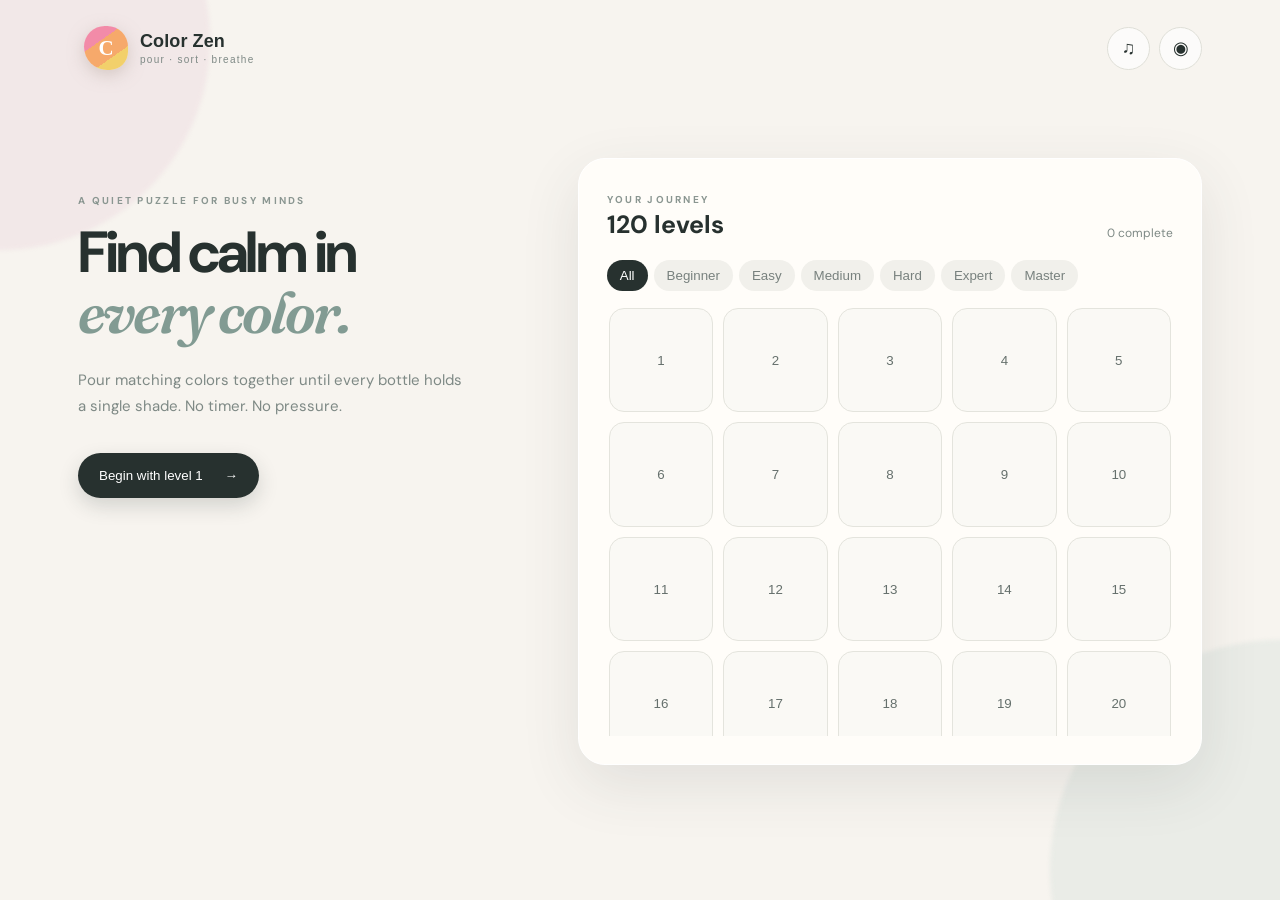
<file: web-preview/index.html>
<!doctype html>
<html lang="en">
<head>
  <meta charset="utf-8">
  <meta name="viewport" content="width=device-width,initial-scale=1,viewport-fit=cover">
  <meta name="theme-color" content="#f7f4ef">
  <meta name="description" content="Color Zen — a calm, colorful water-sort puzzle with 120 handcrafted levels.">
  <title>Color Zen — Play</title>
  <link rel="stylesheet" href="styles.css">
  <script src="app.js" defer></script>
</head>
<body>
  <div class="ambient ambient-a"></div><div class="ambient ambient-b"></div>
  <main class="shell">
    <header class="topbar">
      <button class="brand" id="homeButton" aria-label="Choose a level"><span class="brand-mark">C</span><span><b>Color Zen</b><small>pour · sort · breathe</small></span></button>
      <div class="header-actions">
        <button class="icon-btn" id="soundButton" aria-label="Toggle sound" title="Sound">♫</button>
        <button class="icon-btn" id="paletteButton" aria-label="Change palette" title="Palette">◉</button>
      </div>
    </header>

    <section id="levelScreen" class="screen levels-screen">
      <div class="hero">
        <p class="eyebrow">A quiet puzzle for busy minds</p>
        <h1>Find calm in<br><em>every color.</em></h1>
        <p>Pour matching colors together until every bottle holds a single shade. No timer. No pressure.</p>
        <button class="primary" id="continueButton">Begin with level 1 <span>→</span></button>
      </div>
      <div class="level-panel">
        <div class="panel-title"><div><span class="eyebrow">Your journey</span><h2>120 levels</h2></div><span id="progressText">0 complete</span></div>
        <div class="tier-tabs" id="tierTabs"></div>
        <div class="level-grid" id="levelGrid"></div>
      </div>
    </section>

    <section id="gameScreen" class="screen game-screen hidden">
      <div class="game-heading">
        <button class="back-btn" id="backButton" aria-label="Back to levels">←</button>
        <div><span class="eyebrow" id="tierLabel">Beginner</span><h1>Level <span id="levelNumber">1</span></h1></div>
        <div class="move-card"><small>MOVES</small><strong id="moveCount">0</strong><span>par <b id="parCount">6</b></span></div>
      </div>
      <div class="game-progress"><span id="gameProgressFill"></span></div>
      <div class="board-wrap"><div class="board" id="board" aria-label="Puzzle board"></div></div>
      <p class="game-message" id="message" aria-live="polite">Choose a bottle, then choose where to pour.</p>
      <div class="controls">
        <button id="undoButton"><span>↶</span>Undo</button>
        <button id="restartButton"><span>↻</span>Restart</button>
        <button id="shuffleButton"><span>⌁</span>Shuffle</button>
      </div>
    </section>
  </main>

  <div class="modal-backdrop hidden" id="completeModal">
    <div class="complete-card" role="dialog" aria-modal="true" aria-labelledby="completeTitle">
      <div class="confetti">✦ <span>●</span> ✦</div><p class="eyebrow">Perfectly sorted</p>
      <h2 id="completeTitle">Beautiful work.</h2><div class="stars" id="stars">★★★</div>
      <p>You completed level <b id="completeLevel">1</b> in <b id="completeMoves">0</b> moves.</p>
      <button class="primary" id="nextButton">Next level <span>→</span></button>
      <button class="text-btn" id="replayButton">Play again</button>
    </div>
  </div>
  <div class="toast hidden" id="toast"></div>
  <noscript>Color Zen needs JavaScript enabled to play.</noscript>
</body>
</html>
</file>
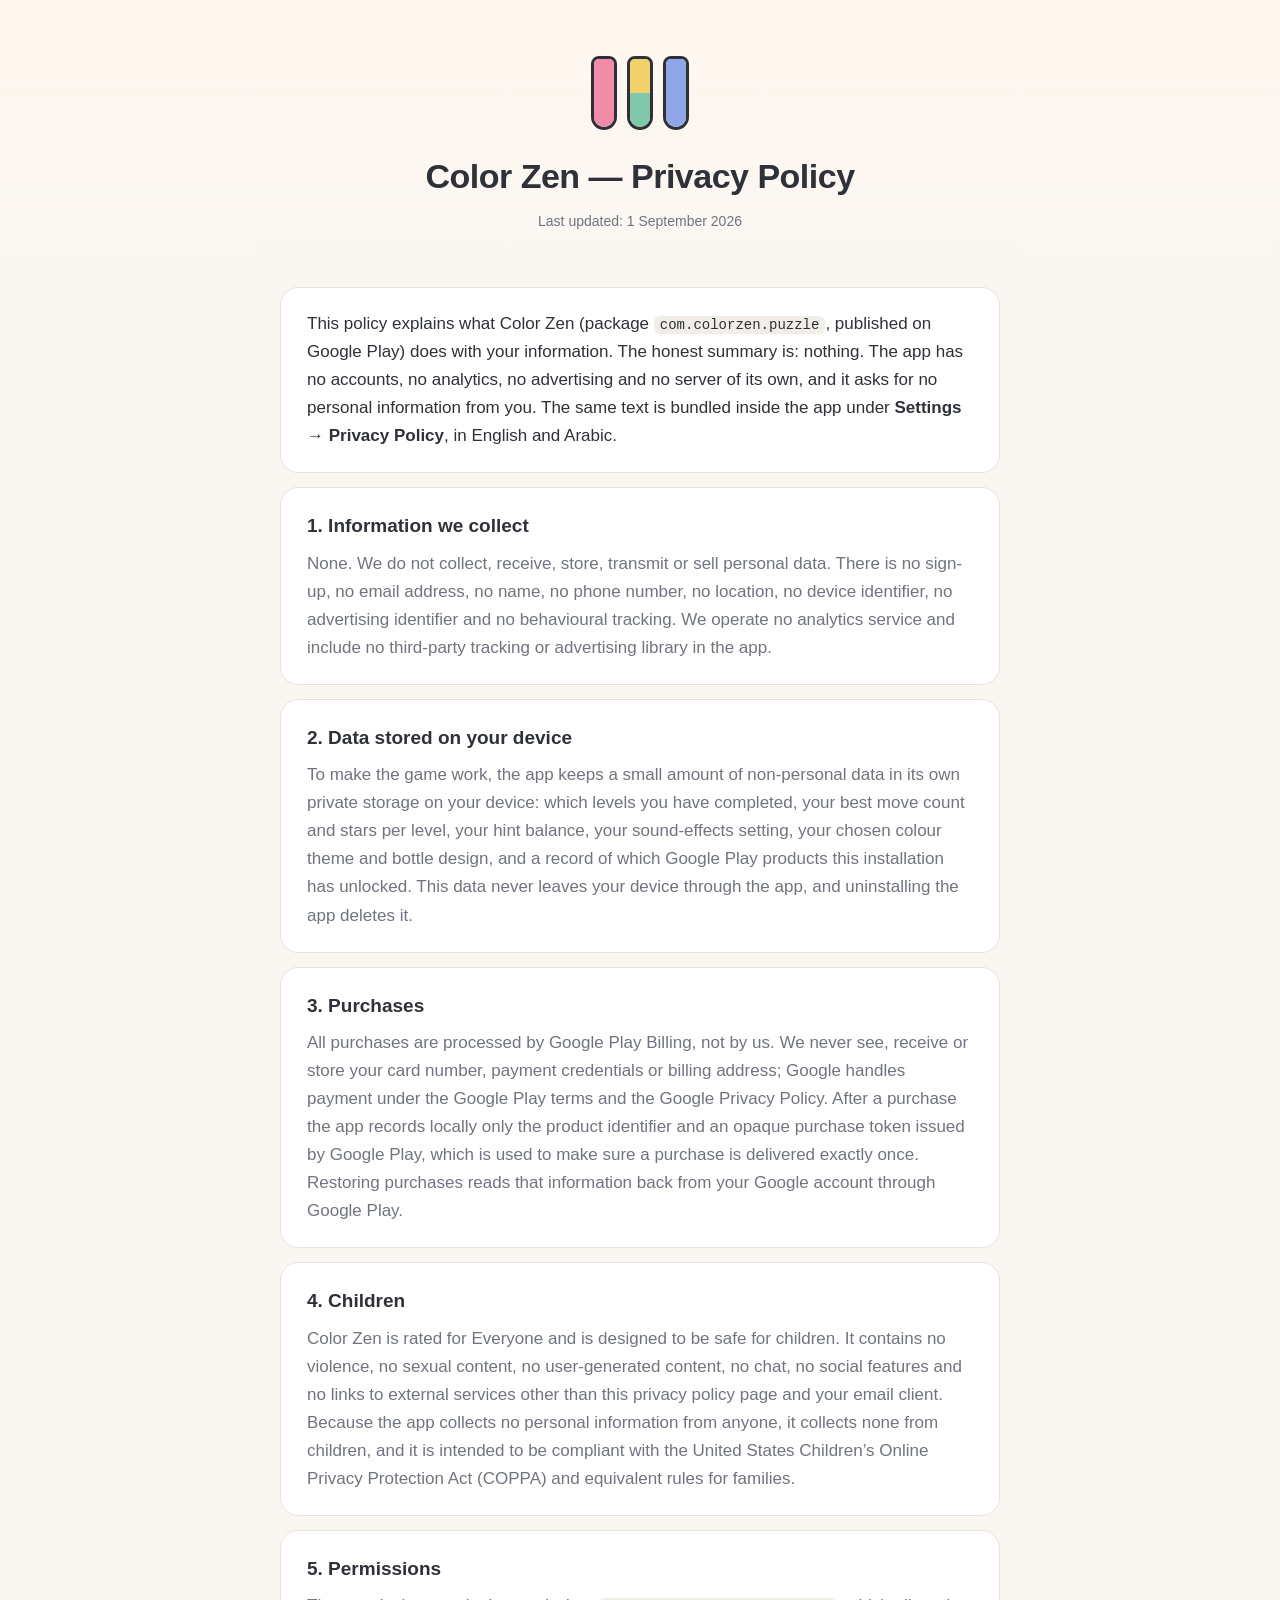
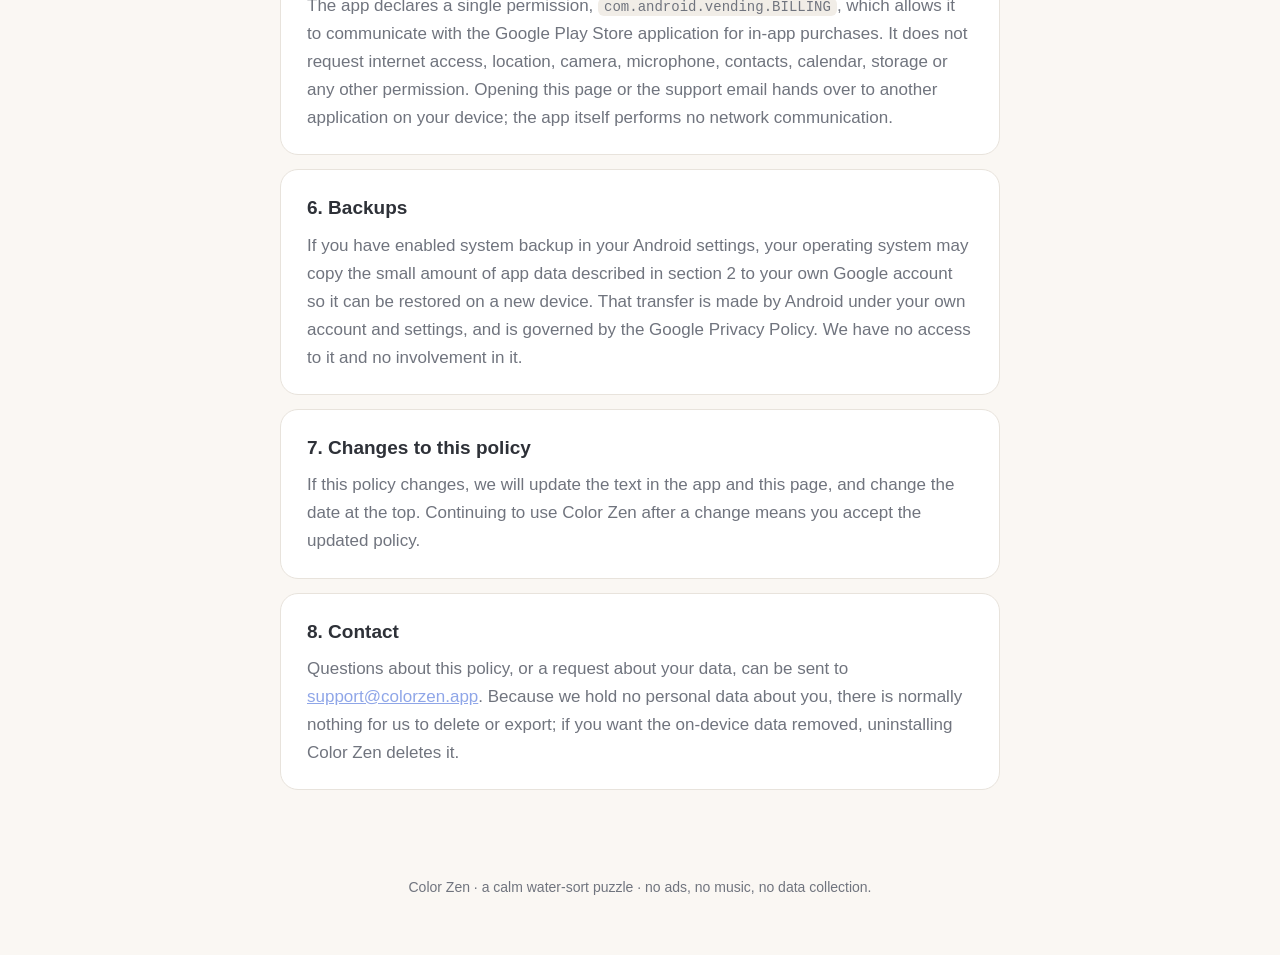
<file: privacy.html>
<!DOCTYPE html>
<html lang="en">
<head>
<meta charset="utf-8">
<meta name="viewport" content="width=device-width, initial-scale=1">
<title>Color Zen — Privacy Policy</title>
<meta name="description" content="Privacy policy for the Color Zen Android puzzle game. Color Zen collects no personal data at all.">
<style>
  :root {
    --bg: #faf7f3;
    --card: #ffffff;
    --ink: #2e3138;
    --soft: #70747e;
    --accent: #8fa6e8;
    --line: #e8e3dc;
  }
  * { box-sizing: border-box; }
  body {
    margin: 0;
    background: var(--bg);
    color: var(--ink);
    font: 17px/1.65 -apple-system, BlinkMacSystemFont, "Segoe UI", Roboto, "Helvetica Neue", Arial, sans-serif;
  }
  header {
    padding: 56px 24px 32px;
    text-align: center;
    background: linear-gradient(180deg, #fff6ee 0%, var(--bg) 100%);
  }
  .mark { display: inline-flex; gap: 10px; align-items: flex-end; margin-bottom: 18px; }
  .bottle {
    width: 26px; border: 3px solid var(--ink); border-radius: 8px 8px 13px 13px;
    height: 74px; overflow: hidden; display: flex; flex-direction: column-reverse; background: #fff;
  }
  .bottle i { display: block; }
  .b1 i { background: #f28ba8; height: 100%; }
  .b2 i:first-child { background: #7fc8a9; height: 50%; }
  .b2 i:last-child { background: #f2d06b; height: 50%; }
  .b3 i { background: #8fa6e8; height: 100%; }
  h1 { margin: 0 0 6px; font-size: 34px; letter-spacing: -0.5px; }
  .updated { color: var(--soft); font-size: 14px; }
  main { max-width: 760px; margin: 0 auto; padding: 8px 20px 72px; }
  section {
    background: var(--card); border: 1px solid var(--line); border-radius: 18px;
    padding: 22px 26px; margin: 14px 0;
  }
  h2 { margin: 0 0 8px; font-size: 19px; }
  p { margin: 0; color: var(--soft); }
  .intro { color: var(--ink); }
  footer {
    text-align: center; color: var(--soft); font-size: 14px;
    padding: 0 20px 56px;
  }
  a { color: var(--accent); }
  code { background: #f1ede7; border-radius: 6px; padding: 1px 6px; font-size: 14px; }
</style>
</head>
<body>

<header>
  <div class="mark" aria-hidden="true">
    <div class="bottle b1"><i></i></div>
    <div class="bottle b2"><i></i><i></i></div>
    <div class="bottle b3"><i></i></div>
  </div>
  <h1>Color Zen — Privacy Policy</h1>
  <div class="updated">Last updated: 1 September 2026</div>
</header>

<main>
  <section>
    <p class="intro">
      This policy explains what Color Zen (package <code>com.colorzen.puzzle</code>, published on
      Google Play) does with your information. The honest summary is: nothing. The app has no
      accounts, no analytics, no advertising and no server of its own, and it asks for no personal
      information from you. The same text is bundled inside the app under
      <strong>Settings → Privacy Policy</strong>, in English and Arabic.
    </p>
  </section>

  <section>
    <h2>1. Information we collect</h2>
    <p>
      None. We do not collect, receive, store, transmit or sell personal data. There is no sign-up,
      no email address, no name, no phone number, no location, no device identifier, no advertising
      identifier and no behavioural tracking. We operate no analytics service and include no
      third-party tracking or advertising library in the app.
    </p>
  </section>

  <section>
    <h2>2. Data stored on your device</h2>
    <p>
      To make the game work, the app keeps a small amount of non-personal data in its own private
      storage on your device: which levels you have completed, your best move count and stars per
      level, your hint balance, your sound-effects setting, your chosen colour theme and bottle
      design, and a record of which Google Play products this installation has unlocked. This data
      never leaves your device through the app, and uninstalling the app deletes it.
    </p>
  </section>

  <section>
    <h2>3. Purchases</h2>
    <p>
      All purchases are processed by Google Play Billing, not by us. We never see, receive or store
      your card number, payment credentials or billing address; Google handles payment under the
      Google Play terms and the Google Privacy Policy. After a purchase the app records locally only
      the product identifier and an opaque purchase token issued by Google Play, which is used to
      make sure a purchase is delivered exactly once. Restoring purchases reads that information
      back from your Google account through Google Play.
    </p>
  </section>

  <section>
    <h2>4. Children</h2>
    <p>
      Color Zen is rated for Everyone and is designed to be safe for children. It contains no
      violence, no sexual content, no user-generated content, no chat, no social features and no
      links to external services other than this privacy policy page and your email client. Because
      the app collects no personal information from anyone, it collects none from children, and it
      is intended to be compliant with the United States Children’s Online Privacy Protection Act
      (COPPA) and equivalent rules for families.
    </p>
  </section>

  <section>
    <h2>5. Permissions</h2>
    <p>
      The app declares a single permission, <code>com.android.vending.BILLING</code>, which allows
      it to communicate with the Google Play Store application for in-app purchases. It does not
      request internet access, location, camera, microphone, contacts, calendar, storage or any
      other permission. Opening this page or the support email hands over to another application on
      your device; the app itself performs no network communication.
    </p>
  </section>

  <section>
    <h2>6. Backups</h2>
    <p>
      If you have enabled system backup in your Android settings, your operating system may copy
      the small amount of app data described in section 2 to your own Google account so it can be
      restored on a new device. That transfer is made by Android under your own account and
      settings, and is governed by the Google Privacy Policy. We have no access to it and no
      involvement in it.
    </p>
  </section>

  <section>
    <h2>7. Changes to this policy</h2>
    <p>
      If this policy changes, we will update the text in the app and this page, and change the date
      at the top. Continuing to use Color Zen after a change means you accept the updated policy.
    </p>
  </section>

  <section>
    <h2>8. Contact</h2>
    <p>
      Questions about this policy, or a request about your data, can be sent to
      <a href="mailto:support@colorzen.app">support@colorzen.app</a>. Because we hold no personal
      data about you, there is normally nothing for us to delete or export; if you want the
      on-device data removed, uninstalling Color Zen deletes it.
    </p>
  </section>
</main>

<footer>
  Color Zen · a calm water-sort puzzle · no ads, no music, no data collection.
</footer>

</body>
</html>
</file>
<file: web-preview/styles.css>
@import url('https://fonts.googleapis.com/css2?family=DM+Sans:wght@400;500;600;700&family=Fraunces:ital,opsz,wght@1,9..144,600&display=swap');
:root{--bg:#f7f4ef;--paper:#fffdf9;--ink:#27312f;--muted:#7e8985;--line:#deded7;--accent:#8fa6e8;--accent-soft:#e8ecfa;--shadow:0 20px 60px rgba(54,66,61,.11);--palette-1:#f28ba8;--palette-2:#f6a96b;--palette-3:#f2d06b}
*{box-sizing:border-box}html,body{margin:0;min-height:100%;font-family:'DM Sans',system-ui,sans-serif;color:var(--ink);background:var(--bg)}body{overflow-x:hidden}.ambient{position:fixed;border-radius:50%;filter:blur(2px);opacity:.28;pointer-events:none}.ambient-a{width:420px;height:420px;background:#e7c9d7;left:-210px;top:-170px}.ambient-b{width:460px;height:460px;background:#c8d8d3;right:-230px;bottom:-200px}.shell{position:relative;max-width:1180px;margin:auto;padding:0 28px 45px}.topbar{height:96px;display:flex;align-items:center;justify-content:space-between}.brand{display:flex;align-items:center;gap:12px;background:none;border:0;color:inherit;text-align:left;cursor:pointer}.brand-mark{width:44px;height:44px;border-radius:50% 50% 44% 56%;display:grid;place-items:center;color:white;font-family:serif;font-weight:bold;font-size:21px;background:linear-gradient(145deg,var(--palette-1) 0 35%,var(--palette-2) 35% 68%,var(--palette-3) 68%);box-shadow:0 5px 16px #b9aaa280}.brand b{display:block;font-size:18px;letter-spacing:.1px}.brand small{display:block;color:var(--muted);font-size:10px;letter-spacing:1.3px;margin-top:2px}.header-actions{display:flex;gap:9px}.icon-btn,.back-btn{width:43px;height:43px;border:1px solid var(--line);background:#ffffffaa;border-radius:50%;color:var(--ink);font-size:18px;cursor:pointer}.screen{animation:appear .4s ease}.hidden{display:none!important}@keyframes appear{from{opacity:0;transform:translateY(7px)}}.levels-screen{display:grid;grid-template-columns:.82fr 1.18fr;gap:66px;align-items:start;padding-top:62px}.hero{padding-top:36px}.eyebrow{text-transform:uppercase;letter-spacing:2.3px;font-size:10px;font-weight:700;color:#8a9691;margin:0 0 16px}.hero h1{font-size:58px;line-height:1.03;letter-spacing:-2.8px;margin:0 0 25px}.hero h1 em{font-family:'Fraunces',serif;font-weight:600;color:#829b93}.hero>p:not(.eyebrow){max-width:390px;color:var(--muted);line-height:1.7;font-size:15px}.primary{border:0;background:var(--ink);color:white;border-radius:100px;padding:15px 21px;font:600 14px inherit;margin-top:19px;cursor:pointer;box-shadow:0 8px 20px #24312d2b}.primary span{padding-left:18px}.level-panel{background:var(--paper);border:1px solid #ffffff;border-radius:27px;padding:28px;box-shadow:var(--shadow);min-height:565px}.panel-title{display:flex;justify-content:space-between;align-items:end;margin-bottom:19px}.panel-title .eyebrow{margin-bottom:5px}.panel-title h2{margin:0;font-size:25px}.panel-title>span{color:var(--muted);font-size:12px}.tier-tabs{display:flex;gap:6px;overflow:auto;padding-bottom:15px;scrollbar-width:none}.tier-tabs button{border:0;background:#f1f0eb;color:#78817e;border-radius:100px;padding:8px 13px;font:600 11px inherit;text-transform:capitalize;cursor:pointer;white-space:nowrap}.tier-tabs button.active{background:var(--ink);color:white}.level-grid{display:grid;grid-template-columns:repeat(5,1fr);gap:10px;max-height:430px;overflow:auto;padding:2px}.level{aspect-ratio:1;border:1px solid #e4e4dd;background:#faf9f5;border-radius:15px;display:flex;flex-direction:column;align-items:center;justify-content:center;color:#65706c;font:600 13px inherit;cursor:pointer;transition:.2s}.level:hover{transform:translateY(-2px);border-color:var(--accent);box-shadow:0 6px 14px #75847e17}.level.done{background:var(--accent-soft);border-color:transparent;color:#55688e}.level.current{outline:2px solid var(--accent);outline-offset:1px}.level small{font-size:8px;margin-top:3px;letter-spacing:1px}.game-screen{max-width:900px;margin:10px auto 0}.game-heading{display:grid;grid-template-columns:52px 1fr auto;align-items:center;gap:15px}.game-heading .eyebrow{margin:0 0 3px}.game-heading h1{margin:0;font-size:28px}.move-card{display:grid;grid-template-columns:auto auto;column-gap:12px;align-items:center;text-align:right}.move-card small{font-size:8px;letter-spacing:1.5px;color:var(--muted)}.move-card strong{grid-row:1/3;grid-column:2;font-size:36px;line-height:1}.move-card span{font-size:10px;color:var(--muted)}.game-progress{height:3px;background:#e2e2db;margin:20px 0 18px;border-radius:5px}.game-progress span{display:block;height:100%;background:var(--accent);width:0;border-radius:5px;transition:.3s}.board-wrap{min-height:470px;background:rgba(255,253,249,.72);border:1px solid #fff;border-radius:30px;box-shadow:var(--shadow);display:grid;place-items:center;padding:30px 25px}.board{width:100%;display:flex;flex-wrap:wrap;justify-content:center;align-items:flex-end;gap:32px 23px;max-width:780px}.bottle{--w:53px;position:relative;width:var(--w);height:150px;border:0;background:none;padding:0;cursor:pointer;transition:transform .18s;filter:drop-shadow(0 7px 6px rgba(61,74,69,.09))}.bottle:hover{transform:translateY(-4px)}.bottle.selected{transform:translateY(-15px);filter:drop-shadow(0 7px 10px color-mix(in srgb,var(--accent),transparent 45%))}.bottle.invalid{animation:shake .3s}.bottle.complete{animation:pop .4s}.glass{position:absolute;inset:11px 1px 0;border:3px solid #aeb9b5;border-top:0;border-radius:6px 6px 17px 17px;overflow:hidden;background:linear-gradient(100deg,#ffffff38,#fff0 35% 70%,#ffffff45);box-shadow:inset 2px 0 #fff8;z-index:1}.bottle:before{content:"";position:absolute;left:7px;right:7px;top:4px;height:13px;border:3px solid #9ca9a4;border-radius:4px;z-index:3;background:#fffdf966}.liquid{position:absolute;left:0;right:0;height:25%;bottom:calc(var(--slot) * 25%);background:var(--liquid);box-shadow:inset 0 2px #ffffff35}.liquid.top{border-radius:45% 45% 0 0/5px 5px 0 0}.bottle-index{position:absolute;bottom:-19px;left:0;right:0;font-size:9px;color:#a0a7a4}.game-message{text-align:center;color:var(--muted);font-size:12px;min-height:18px;margin:18px}.controls{display:flex;justify-content:center;gap:9px}.controls button{border:1px solid var(--line);background:#fffaf3;border-radius:100px;padding:10px 16px;color:#69736f;font:600 11px inherit;cursor:pointer}.controls button span{font-size:16px;margin-right:6px}.controls button:disabled{opacity:.35}.modal-backdrop{position:fixed;inset:0;background:#33413d66;backdrop-filter:blur(7px);display:grid;place-items:center;padding:20px;z-index:10}.complete-card{background:var(--paper);padding:40px 48px;border-radius:28px;text-align:center;box-shadow:0 30px 90px #1e292680;max-width:400px;width:100%;animation:pop .4s}.complete-card h2{font-size:32px;margin:8px}.complete-card>p:not(.eyebrow){color:var(--muted);font-size:13px}.confetti{color:var(--accent);font-size:26px;letter-spacing:14px}.confetti span{color:var(--palette-2)}.stars{font-size:27px;color:#edbd54;letter-spacing:7px;margin:16px}.complete-card .primary{width:100%}.text-btn{border:0;background:none;color:var(--muted);font:600 12px inherit;margin-top:15px;cursor:pointer}.toast{position:fixed;bottom:24px;left:50%;transform:translateX(-50%);background:var(--ink);color:#fff;padding:11px 18px;border-radius:100px;font-size:12px;z-index:20;box-shadow:var(--shadow)}@keyframes shake{25%{transform:translateX(-5px)}75%{transform:translateX(5px)}}@keyframes pop{50%{transform:scale(1.08)}}
@media(max-width:760px){.shell{padding:0 15px 30px}.topbar{height:76px}.levels-screen{display:block;padding-top:5px}.hero{padding:20px 8px 35px}.hero h1{font-size:43px}.level-panel{padding:20px 15px}.level-grid{grid-template-columns:repeat(5,1fr)}.game-screen{margin-top:7px}.board-wrap{min-height:450px;padding:25px 10px}.board{gap:29px 13px}.bottle{--w:46px;height:132px}.game-heading{grid-template-columns:45px 1fr auto}.move-card strong{font-size:30px}}@media(max-width:390px){.board{gap:28px 8px}.bottle{--w:42px;height:124px}.level-grid{gap:7px}.controls button{padding:9px 12px}}
</file>
